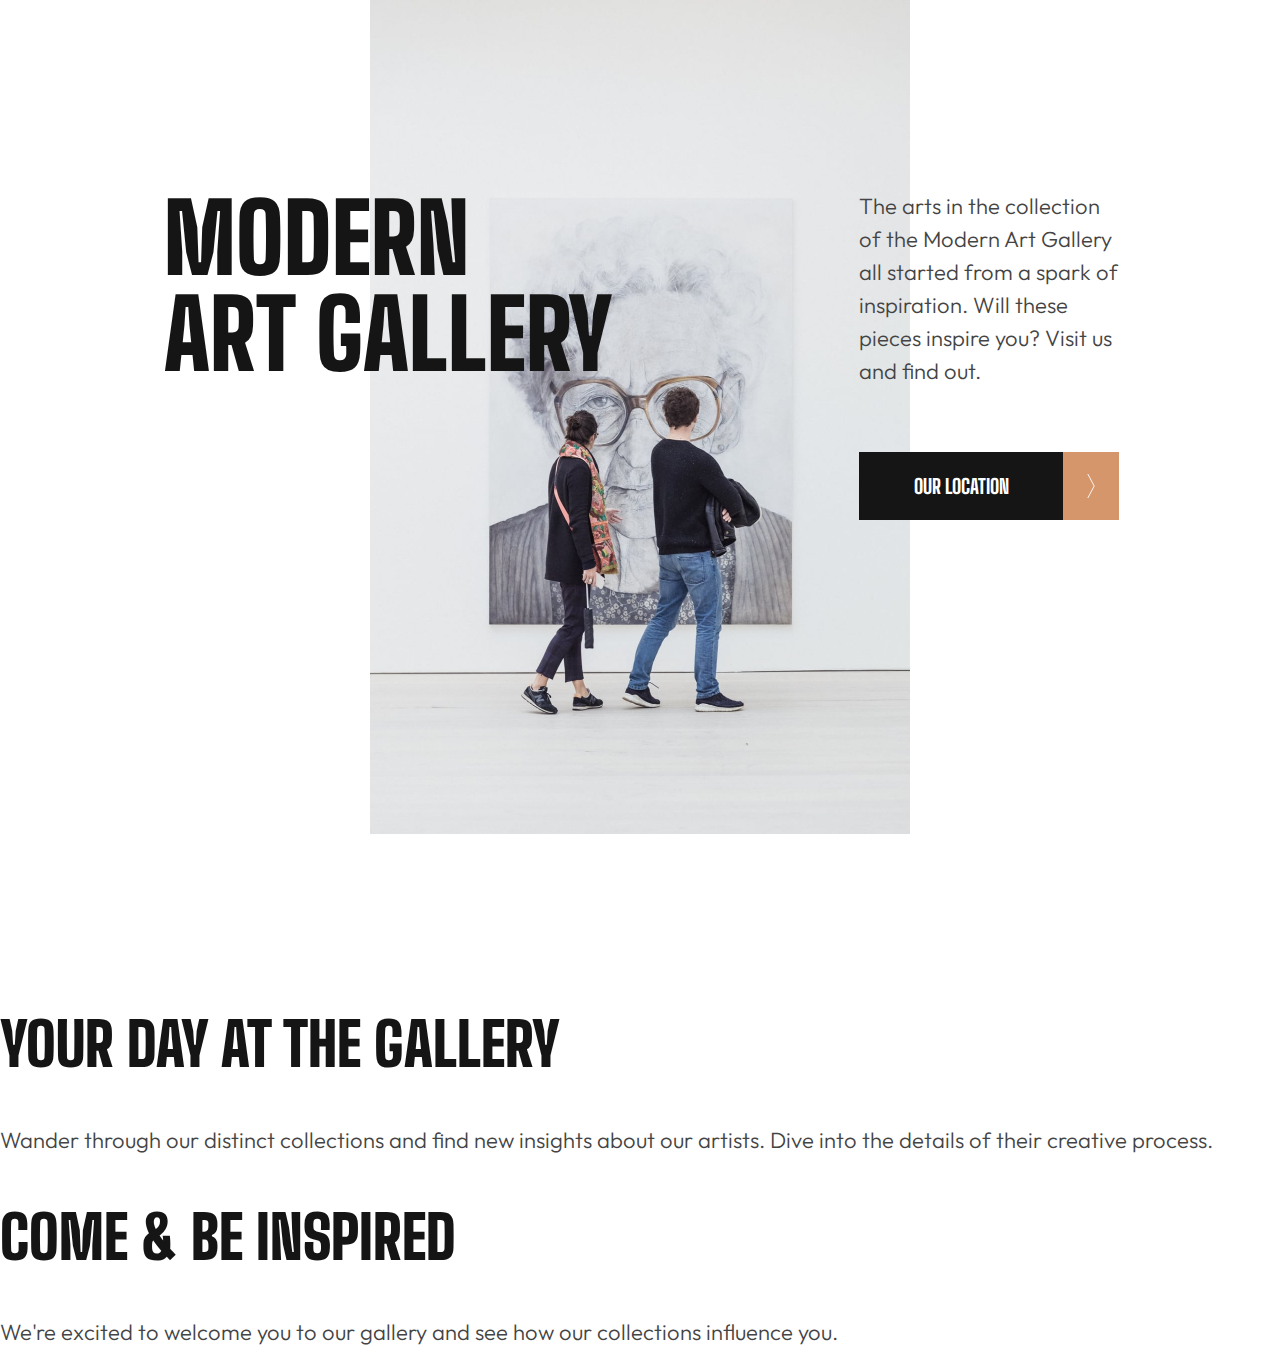
<file: index.html>
<!DOCTYPE html>
<html lang="en">
<head>
  <meta charset="UTF-8">
  <meta name="viewport" content="width=device-width, initial-scale=1.0">
  <link rel="icon" type="image/png" sizes="32x32" href="./assets/favicon-32x32.png">
  <link rel="preconnect" href="https://fonts.googleapis.com">
  <link rel="preconnect" href="https://fonts.gstatic.com" crossorigin>
  <link href="https://fonts.googleapis.com/css2?family=Big+Shoulders+Display:wght@800;900&family=Outfit:wght@300&display=swap" rel="stylesheet">
  <link rel="stylesheet" href="styles/styles.css">
  <title>Frontend Mentor | Art gallery website</title>
</head>
<body>

    <section class="hero">
      <h1 class="hero__heading">
        Modern <div>Art Gallery</div>
      </h1>
      <p class="hero__body">
        The arts in the collection of the Modern Art Gallery all started from a spark of inspiration. Will these pieces inspire you? Visit us and find out.
      </p>
      <div class="cta-container hero__cta">
        <a class="cta cta--primary" href="pages/location.html">
          Our location
        </a>
        <a class="icon-arrow-right" href="pages/location.html"></a>
      </div>
    </section>





    <main class="main">
      <div class="main__image-1"></div>
      <h2 class="main__heading-1">
        Your Day at the Gallery
      </h2>
      <p class="main__body-1">
        Wander through our distinct collections and find new insights about our artists. Dive into the details of their creative process.
      </p>
      <div class="main__image-2"></div>
      <div class="main__image-3"></div>
      <h2 class="main__heading-2">
        Come &amp; be Inspired
      </h2>
      <p class="main__body-2">
        We're excited to welcome you to our gallery and see how our collections influence you.
      </p>
    </main>

</body>
</html>
</file>
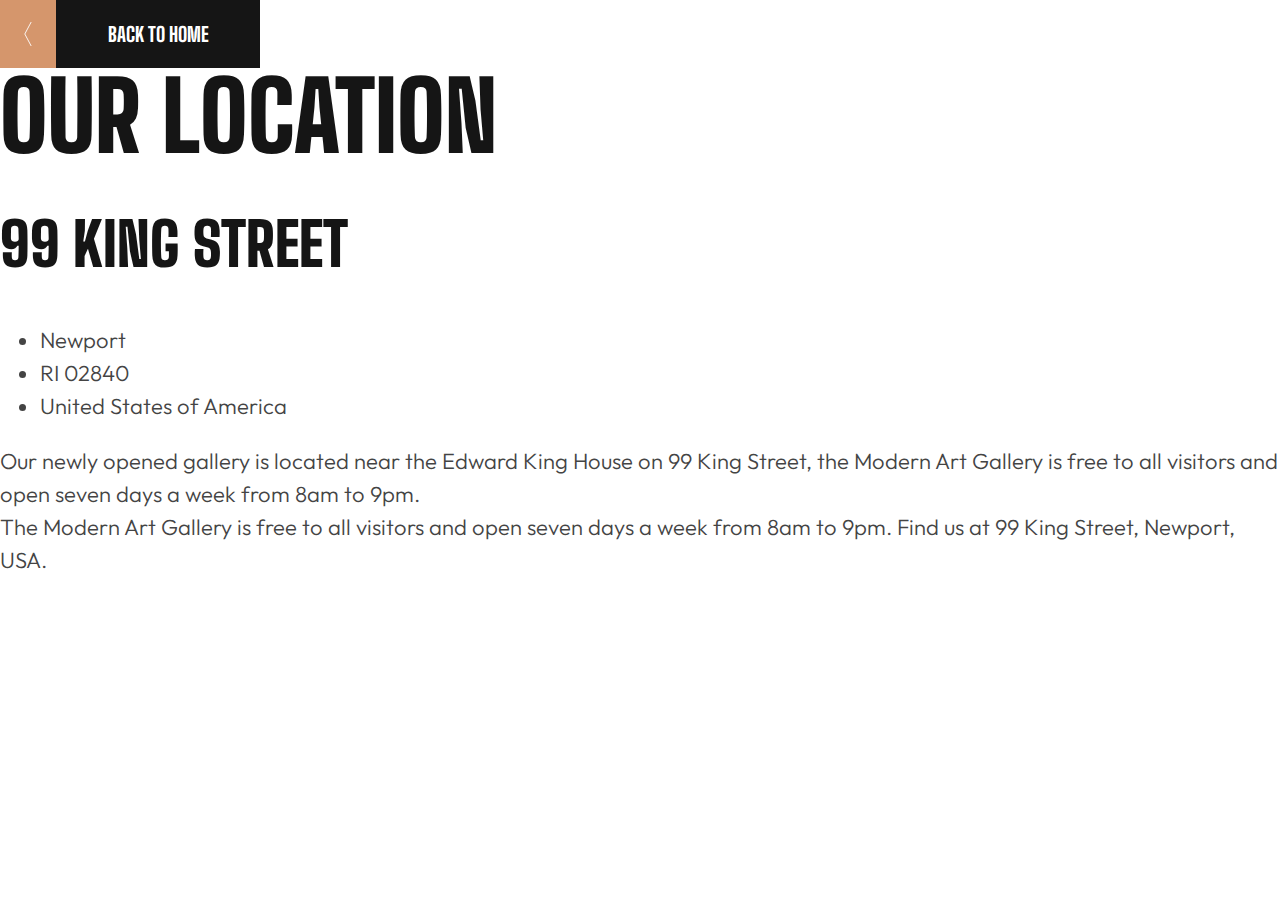
<file: pages/location.html>
<!DOCTYPE html>
<html lang="en">
<head>
  <meta charset="UTF-8">
  <meta name="viewport" content="width=device-width, initial-scale=1.0">
  <link rel="icon" type="image/png" sizes="32x32" href="./assets/favicon-32x32.png">
  <link rel="preconnect" href="https://fonts.googleapis.com">
  <link rel="preconnect" href="https://fonts.gstatic.com" crossorigin>
  <link href="https://fonts.googleapis.com/css2?family=Big+Shoulders+Display:wght@800;900&family=Outfit:wght@300&display=swap" rel="stylesheet">
  <link rel="stylesheet" href="../styles/styles.css">
  <title>Frontend Mentor | Art gallery website</title>
</head>
<body>

  <header>
    <div class="cta-container">
      <a class="icon-arrow-left" href="../index.html"></a>
      <a class="cta cta--primary" href="../index.html">
        Back to Home
      </a>
    </div>
  </header>





  <main>
    <div></div>
    <h1>
      Our Location
    </h1>
    <section>
      <h2>99 King Street</h2>
      <ul>
        <li>Newport</li>
        <li>RI 02840</li>
        <li>United States of America</li>
      </ul>
      <p>
        Our newly opened gallery is located near the Edward King House on 99 King Street, the Modern Art Gallery is free to all visitors and open seven days a week from 8am to 9pm.
      </p>
    </section>
  </main>





  <footer>
    <p>
      The Modern Art Gallery is free to all visitors and open seven days a week from 8am to 9pm. Find us at 99 King Street, Newport, USA.
    </p>
    <div class="socmeds">
      <div class="socmed socmed--facebook"></div>
      <div class="socmed socmed--instagram"></div>
      <div class="socmed socmed--twitter"></div>
    </div>
  </footer>

</body>
</html>
</file>
<file: styles/styles.css>
/* Box sizing */

html {
  box-sizing: border-box;
}

*,
*::before,
*::after {
  box-sizing: inherit;
}










/* Generic */

body,
h1,
p {
  margin: 0;
}










/* Variables */

html {
  --black: #151515;
  --white: #FFF;
  --gray: #444;
}










/* Text */

html {
  font: 300 18px / 1.5 'Outfit', sans-serif;
  color: var(--gray);
}

h1 {
  font: 900 60px / 1 'Big Shoulders Display', sans-serif;
  text-transform: uppercase;
  color: var(--black);
}

h2 {
  font: 900 50px / 1 'Big Shoulders Display', sans-serif;
  text-transform: uppercase;
  color: var(--black);
}

@media screen and (min-width: 769px) {
  h1 {
    font-size: 70px;
  }
}

@media screen and (min-width: 1201px) {
  html {
    font-size: 22px;
  }
  
  h1 {
    font-size: 96px;
  }
  
  h2 {
    font-size: 60px;
  }
}










/* Cta */

.cta-container {
  display: flex;
}

.cta {
  /* Box */
  display: block;
  width: 204px;
  padding: 24px 0;

  /* Text */
  font: 800 20px / 1 'Big Shoulders Display', sans-serif;
  text-align: center;
  text-decoration: none;
  text-transform: uppercase;
}

.cta--primary {
  background: var(--black);
  color: var(--white);
}

.icon-arrow-right {
  display: block;
  width: 56px;
  background: url(../assets/icon-arrow-right.svg) no-repeat center / 8px 24px, linear-gradient(#D5966C, #D5966C);
}

.icon-arrow-left {
  display: block;
  width: 56px;
  background: url(../assets/icon-arrow-left.svg) no-repeat center / 8px 24px, linear-gradient(#D5966C, #D5966C);
}










/* Hero */

.hero {
  margin: 0 0 120px 0;
  padding: 240px 0 0 0;
  background: url(../assets/mobile/image-hero@2x.jpg) no-repeat top / contain;
}

.hero__heading {
  padding: 32px 16px;
  background: #FFF;
}

.hero__body {
  padding: 0 16px 32px;
  background: #FFF;
}

.hero__cta {
  margin: 0 0 0 16px;
}

@media screen and (min-width: 769px) {
  .hero {
    margin: 0 0 120px 0;
    padding: 145px 0;
    background: url(../assets/tablet/image-hero@2x.jpg) no-repeat left / 437px 100%;
  }
  
  .hero__heading {
    margin: 0 40px 48px 389px;
    padding: 0;
    background: transparent;
  }
  
  .hero__body {
    margin: 0 40px 48px 389px;
    padding: 0;
    background: transparent;
  }

  .hero__cta {
    margin: 0 40px 0 389px;
  }
}

@media screen and (min-width: 1201px) {
  .hero {
    display: grid;
    grid-template-areas: 
    'heading body'
    'heading cta';
    margin: 0 0 180px 0;
    padding: 190px 164px 314px;
    background: url(../assets/desktop/image-hero@2x.jpg) no-repeat center / 540px 100%;
  }
  
  .hero__heading {
    grid-area: heading;
    min-width: max-content;
    margin: 0 246px 0 0;
    padding: 0;
  }

  .hero__body {
    grid-area: body;
    margin: 0 0 64px 0;
    padding: 0;
    background: transparent;
  }

  .hero__cta {
    grid-area: cta;
    margin: 0 0 0 0;
    height: fit-content;
  }
}










/* Main */










/* Location page */










/* Helpers */

.border {
  border: 1px solid black;
}

.border > * {
  border: 1px solid black;;
}
</file>
